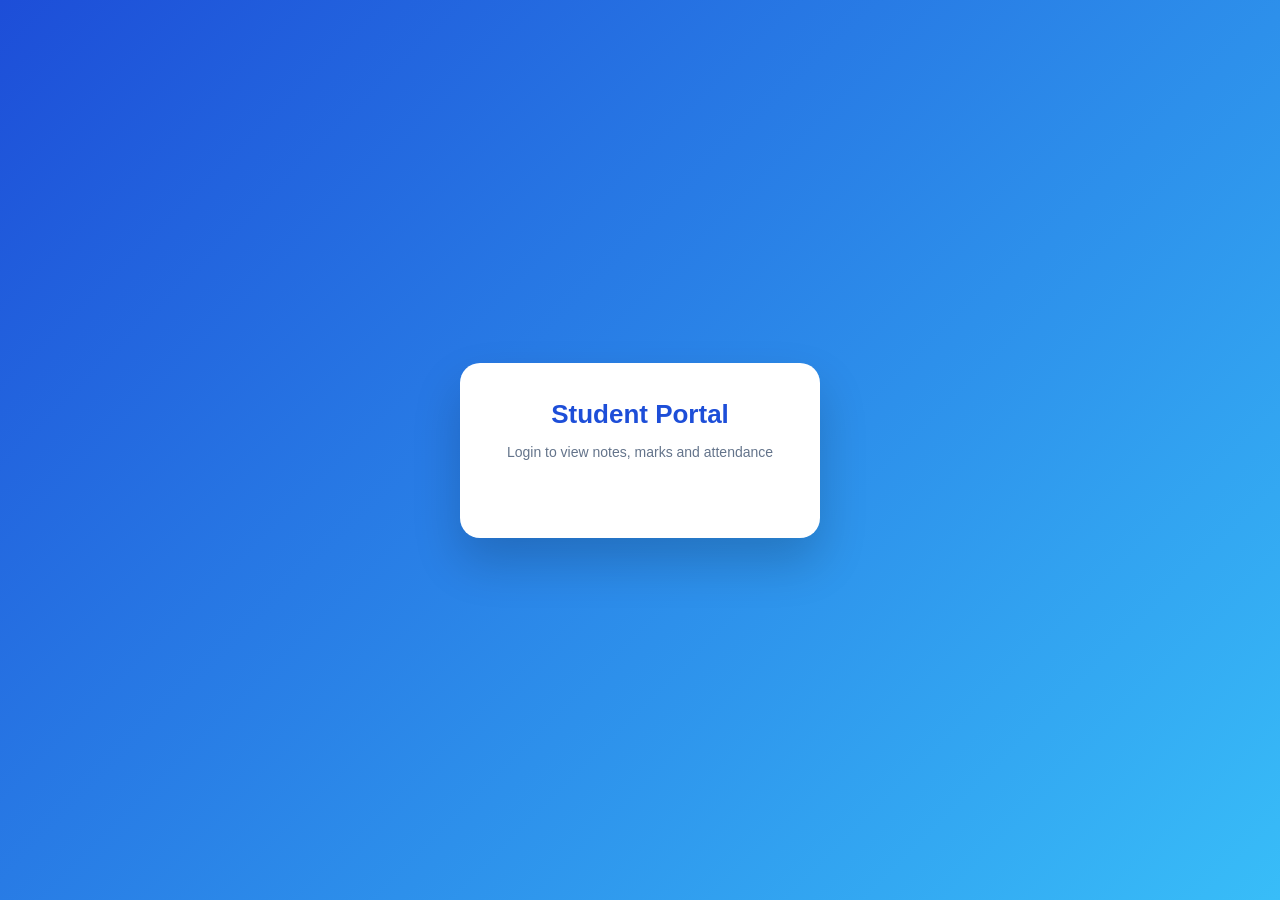
<file: index.html>
<!DOCTYPE html>
<html lang="en">
<head>
  <meta charset="UTF-8">
  <title>Student Portal</title>
  <meta name="viewport" content="width=device-width, initial-scale=1.0">
  <link rel="stylesheet" href="style.css">

  <!-- Google Identity Services -->
  <script src="https://accounts.google.com/gsi/client" onload="initGoogleSignIn()" defer></script>

  <style>
    .google-btn-wrap {
      display: flex;
      justify-content: center;
      margin: 8px 0 4px;
    }

    .roll-toggle {
      background: none;
      border: none;
      color: #2563eb;
      font-size: 13px;
      cursor: pointer;
      padding: 0;
      width: auto;
      text-decoration: underline;
      margin-top: 6px;
    }

    .roll-toggle:hover {
      color: #1d4ed8;
      background: none;
    }

    #rollSection {
      display: none;
      margin-top: 14px;
    }

    .modal {
      display: none;
      position: fixed;
      z-index: 1000;
      left: 0; top: 0;
      width: 100%; height: 100%;
      background: rgba(0,0,0,0.5);
      justify-content: center;
      align-items: center;
    }

    .modal-content {
      background: white;
      padding: 25px;
      border-radius: 12px;
      width: 300px;
      text-align: center;
      box-shadow: 0 10px 25px rgba(0,0,0,0.2);
    }

    .close-btn {
      float: right;
      cursor: pointer;
      font-size: 18px;
      font-weight: bold;
      color: #555;
    }
  </style>
</head>

<body class="login-page">

<div class="login-card">
  <h1>Student Portal</h1>
  <p class="subtitle">Login to view notes, marks and attendance</p>

  <!-- Google Sign-In Button -->
  <div class="google-btn-wrap">
    <div id="googleSignInBtn"></div>
  </div>

  <p id="loginMessage"></p>

</div>

<script src="script.js"></script>

<script>

  function initGoogleSignIn() {
    google.accounts.id.initialize({
      client_id: GOOGLE_CLIENT_ID,
      callback: handleGoogleCredential,
      auto_select: false
    });
    google.accounts.id.renderButton(
      document.getElementById("googleSignInBtn"),
      { theme: "outline", size: "large", width: 300, text: "signin_with" }
    );
  }
</script>

</body>
</html>
</file>
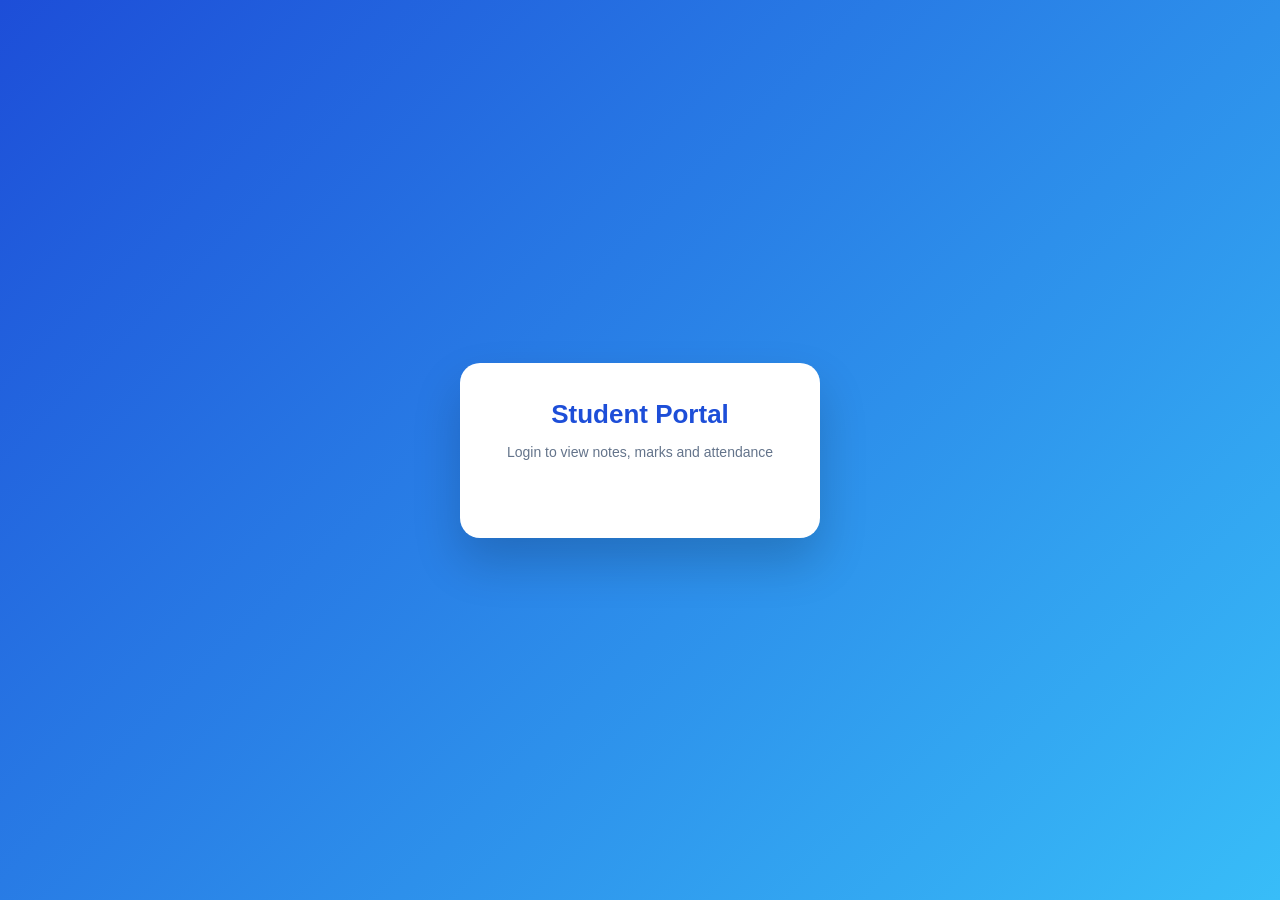
<file: dashboard.html>
<!DOCTYPE html>
<html lang="en">
<head>
  <meta charset="UTF-8">
  <title>Student Dashboard</title>
  <meta name="viewport" content="width=device-width, initial-scale=1.0">
  <link rel="stylesheet" href="style.css">
</head>

<body onload="loadDashboard()">

<header class="topbar">
  <div>
    <h2>Student Dashboard</h2>
    <p id="studentInfo">Loading student details...</p>
  </div>

<div class="header-actions">

  <button onclick="document.getElementById('quizSection').scrollIntoView({behavior:'smooth'})" class="quiz-btn">
    Quizzes
  </button>

  <button onclick="logout()" class="logout-btn">
    Logout
  </button>

</div>
</header>

<main class="container">

  <section class="section">
    <div class="section-header">
      <div class="section-icon" style="background:#eff6ff;">📚</div>
      <h3>Registered Courses</h3>
    </div>
    <div id="courseTabs" class="course-tabs">
      <p>Loading courses...</p>
    </div>
  </section>

  <!-- Mark Attendance — shown only when the instructor opens attendance in Config -->
  <section class="section" id="markAttendanceSection" style="display:none;">
    <div class="section-header">
      <div class="section-icon" style="background:#ecfdf5;">✅</div>
      <h3>Mark Attendance</h3>
    </div>
    <div class="card" style="text-align:center;">
      <p id="attSessionLabel" style="margin:0 0 14px;color:#475569;font-size:15px;"></p>
      <button id="markAttendanceBtn" onclick="markAttendance()"
        style="background:#16a34a;color:#fff;border:none;padding:14px 28px;border-radius:10px;
               font-size:16px;font-weight:700;cursor:pointer;">
        ✅ I'm Present
      </button>
      <p id="attendanceStatus" style="margin:14px 0 0;font-size:14px;font-weight:600;min-height:20px;"></p>
    </div>
  </section>

  <section class="section">
    <div class="section-header">
      <div class="section-icon" style="background:#f0fdf4;">📊</div>
      <h3 id="selectedCourseTitle">Marks & Attendance</h3>
    </div>
    <div class="two-column">
      <div>
        <p style="font-size:13px;font-weight:600;color:#64748b;margin:0 0 10px;text-transform:uppercase;letter-spacing:0.05em;">Marks</p>
        <div id="marks" class="card"><p>Loading marks...</p></div>
      </div>
      <div>
        <p style="font-size:13px;font-weight:600;color:#64748b;margin:0 0 10px;text-transform:uppercase;letter-spacing:0.05em;">Attendance</p>
        <div id="attendance" class="card"><p>Loading attendance...</p></div>
      </div>
    </div>
  </section>

  <section class="section">
    <div class="section-header">
      <div class="section-icon" style="background:#fef3c7;">📝</div>
      <h3>Class Notes</h3>
    </div>
    <div id="notes" class="grid">
      <p>Loading notes...</p>
    </div>
  </section>

  <section class="section">
    <div class="section-header">
      <div class="section-icon" style="background:#fff7ed;">📢</div>
      <h3>Announcements</h3>
    </div>
    <div id="announcements" class="grid">
      <p>Loading announcements...</p>
    </div>
  </section>

  <section class="section" id="quizSection">
    <div class="section-header">
      <div class="section-icon" style="background:#f0fdf4;">✏️</div>
      <h3>Quizzes</h3>
    </div>
    <div id="quizzes" class="grid">
      <p>Loading quizzes...</p>
    </div>
  </section>

  <section class="section">
    <div class="section-header">
      <div class="section-icon" style="background:#f8fafc;">💬</div>
      <h3>Message / Concern</h3>
    </div>
    <div class="message-box">
      <textarea
        id="studentMessage"
        placeholder="Write your concern, feedback, or message here..."
        rows="4"
      ></textarea>
      <button onclick="submitStudentMessage()" class="quiz-btn">
        Submit Message
      </button>
      <p id="messageStatus" style="margin-top:10px;font-size:13px;"></p>
    </div>
  </section>
</main>

<script src="script.js"></script>

<!-- 🔐 Password Modal -->
<div id="passwordModal" class="modal">
  <div class="modal-content">

    <span class="close-btn" onclick="closePasswordModal()">&times;</span>

    <h3>Change Password</h3>

    <input type="password" id="oldPass" placeholder="Old Password">
    <input type="password" id="newPass" placeholder="New Password">
    <input type="password" id="confirmPass" placeholder="Confirm New Password">

    <button onclick="changePassword()">Update Password</button>

    <p id="passMsg"></p>

  </div>
</div>

</body>
</html>
</file>
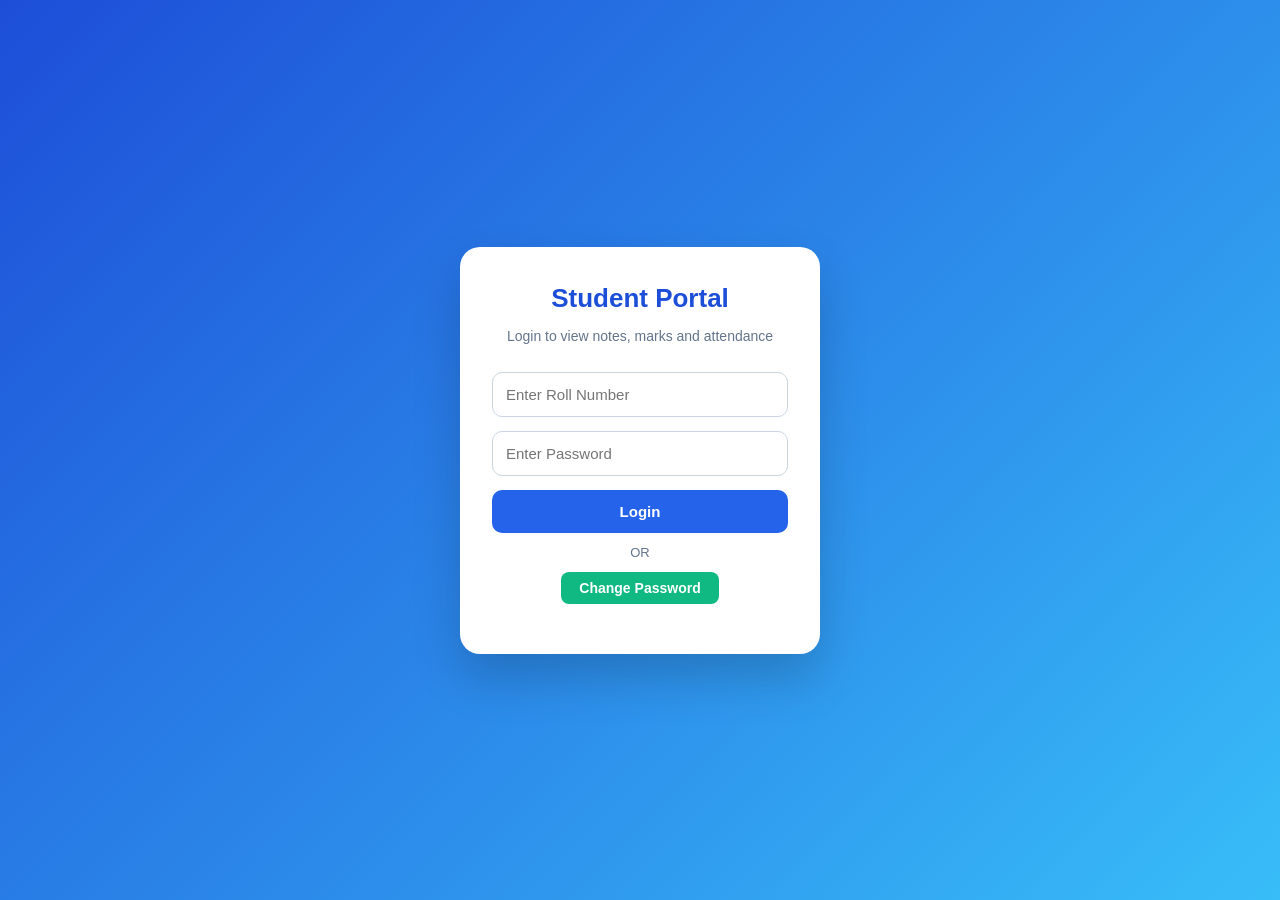
<file: index1.html>
<!DOCTYPE html>
<html lang="en">
<head>
  <meta charset="UTF-8">
  <title>Student Portal</title>
  <meta name="viewport" content="width=device-width, initial-scale=1.0">
  <link rel="stylesheet" href="style.css">

  <style>
    /* 🔹 Modal Styling */
    .modal {
      display: none;
      position: fixed;
      z-index: 1000;
      left: 0; top: 0;
      width: 100%; height: 100%;
      background: rgba(0,0,0,0.5);
      justify-content: center;
      align-items: center;
    }

    .modal-content {
      background: white;
      padding: 25px;
      border-radius: 12px;
      width: 300px;
      text-align: center;
      box-shadow: 0 10px 25px rgba(0,0,0,0.2);
    }

    .close-btn {
      float: right;
      cursor: pointer;
      font-size: 18px;
      font-weight: bold;
      color: #555;
    }
  </style>
</head>

<body class="login-page">

<div class="login-card">
  <h1>Student Portal</h1>
  <p class="subtitle">Login to view notes, marks and attendance</p>

  <input type="text" id="roll" placeholder="Enter Roll Number" required>
  <input type="password" id="password" placeholder="Enter Password" required>

  <button onclick="login()">Login</button>

  <div class="divider">OR</div>

  <button onclick="openModal()" class="quiz-btn">
    Change Password
  </button>

  <p id="loginMessage"></p>
</div>

<!-- 🔹 Proper Modal -->
<div id="changeModal" class="modal">
  <div class="modal-content">

    <span class="close-btn" onclick="closeModal()">&times;</span>

    <h3>Change Password</h3>

    <input type="text" id="rollChange" placeholder="Roll Number">
    <input type="password" id="oldPass" placeholder="Old Password">
    <input type="password" id="newPass" placeholder="New Password">

<button onclick="changePasswordFromLogin()">Update Password</button>
    <p id="changeMessage"></p>

  </div>
</div>

<script src="script.js"></script>

<script>
  function openModal() {
    document.getElementById("changeModal").style.display = "flex";
  }

  function closeModal() {
    document.getElementById("changeModal").style.display = "none";
  }

  // Optional: close when clicking outside
  window.onclick = function(e) {
    let modal = document.getElementById("changeModal");
    if (e.target === modal) {
      modal.style.display = "none";
    }
  }
</script>

</body>
</html>
</file>
<file: style.css>
* {
  box-sizing: border-box;
}

body {
  margin: 0;
  font-family: 'Segoe UI', Arial, sans-serif;
  background: #f0f4f8;
  color: #1e293b;
}

/* ================= LOGIN PAGE ================= */

.login-page {
  min-height: 100vh;
  display: flex;
  justify-content: center;
  align-items: center;
  background: linear-gradient(135deg, #1d4ed8, #38bdf8);
  padding: 16px;
}

.login-card {
  width: 360px;
  max-width: 100%;
  background: #ffffff;
  padding: 36px 32px;
  border-radius: 20px;
  box-shadow: 0 24px 48px rgba(0, 0, 0, 0.18);
  text-align: center;
}

.login-card h1 {
  margin: 0 0 6px;
  color: #1d4ed8;
  font-size: 26px;
}

.subtitle {
  color: #64748b;
  font-size: 14px;
  margin-bottom: 28px;
}

.google-btn-wrap {
  display: flex;
  justify-content: center;
  margin-bottom: 16px;
}

input {
  width: 100%;
  padding: 13px;
  margin-bottom: 14px;
  border: 1px solid #cbd5e1;
  border-radius: 10px;
  font-size: 15px;
}

input:focus {
  outline: none;
  border-color: #2563eb;
  box-shadow: 0 0 0 3px rgba(37,99,235,0.12);
}

button {
  width: 100%;
  padding: 13px;
  border: none;
  border-radius: 10px;
  background: #2563eb;
  color: #ffffff;
  font-size: 15px;
  cursor: pointer;
  font-weight: 600;
  transition: background 0.18s;
}

button:hover {
  background: #1d4ed8;
}

#loginMessage,
#passMsg {
  margin-top: 12px;
  font-size: 14px;
}

.divider {
  margin: 12px 0;
  color: #64748b;
  font-size: 13px;
}

/* ================= TOPBAR ================= */

.topbar {
  background: linear-gradient(90deg, #1d4ed8 0%, #2563eb 100%);
  color: #ffffff;
  padding: 0 28px;
  height: 64px;
  display: flex;
  justify-content: space-between;
  align-items: center;
  box-shadow: 0 2px 12px rgba(37,99,235,0.18);
  position: sticky;
  top: 0;
  z-index: 100;
}

.topbar h2 {
  margin: 0;
  font-size: 18px;
  font-weight: 700;
  letter-spacing: 0.01em;
}

.topbar p {
  margin: 2px 0 0;
  font-size: 13px;
  opacity: 0.85;
}

.header-actions {
  display: flex;
  gap: 10px;
  align-items: center;
}

.logout-btn {
  width: auto;
  background: rgba(255,255,255,0.15);
  border: 1.5px solid rgba(255,255,255,0.5);
  padding: 8px 18px;
  font-size: 14px;
  border-radius: 8px;
  color: #fff;
}

.logout-btn:hover {
  background: rgba(255,255,255,0.28);
}

.quiz-btn {
  width: auto;
  background: #10b981;
  padding: 8px 18px;
  font-size: 14px;
  border-radius: 8px;
}

.quiz-btn:hover {
  background: #059669;
}

/* ================= LAYOUT ================= */

.container {
  max-width: 1100px;
  margin: 28px auto;
  padding: 0 20px;
}

.section {
  margin-bottom: 36px;
}

.section-header {
  display: flex;
  align-items: center;
  gap: 10px;
  margin-bottom: 16px;
  border-bottom: 2px solid #e2e8f0;
  padding-bottom: 10px;
}

.section-header h3 {
  margin: 0;
  font-size: 17px;
  font-weight: 700;
  color: #0f172a;
}

.section-icon {
  width: 32px;
  height: 32px;
  border-radius: 8px;
  display: flex;
  align-items: center;
  justify-content: center;
  font-size: 16px;
  flex-shrink: 0;
}

.two-column {
  display: grid;
  grid-template-columns: 1fr 1fr;
  gap: 20px;
}

.grid {
  display: grid;
  grid-template-columns: repeat(auto-fill, minmax(270px, 1fr));
  gap: 16px;
}

/* ================= CARDS ================= */

.card {
  background: #ffffff;
  padding: 20px;
  border-radius: 14px;
  box-shadow: 0 2px 12px rgba(0,0,0,0.07);
  border: 1px solid #e8edf3;
  transition: box-shadow 0.18s, transform 0.18s;
}

.card:hover {
  box-shadow: 0 6px 24px rgba(0,0,0,0.11);
  transform: translateY(-2px);
}

.card h4 {
  margin: 0 0 8px;
  color: #1d4ed8;
  font-size: 15px;
  font-weight: 700;
  line-height: 1.4;
}

.card p {
  margin: 0 0 6px;
  font-size: 14px;
  color: #475569;
  line-height: 1.5;
}

.card a {
  display: inline-flex;
  align-items: center;
  gap: 6px;
  margin-top: 12px;
  color: #ffffff;
  background: #2563eb;
  padding: 8px 14px;
  border-radius: 8px;
  text-decoration: none;
  font-size: 13px;
  font-weight: 600;
  transition: background 0.15s;
}

.card a:hover {
  background: #1d4ed8;
}

.date {
  color: #94a3b8;
  font-size: 12px;
  font-weight: 500;
  display: flex;
  align-items: center;
  gap: 4px;
}

/* ================= NOTES CARDS ================= */

.note-card {
  background: #ffffff;
  border-radius: 14px;
  box-shadow: 0 2px 12px rgba(0,0,0,0.07);
  border: 1px solid #e8edf3;
  overflow: hidden;
  transition: box-shadow 0.18s, transform 0.18s;
  text-decoration: none;
  color: inherit;
  display: block;
  cursor: pointer;
}

.note-card:hover {
  box-shadow: 0 6px 24px rgba(0,0,0,0.11);
  transform: translateY(-2px);
}

.note-card-accent {
  height: 4px;
  background: linear-gradient(90deg, #2563eb, #38bdf8);
}

.note-card-body {
  padding: 16px 18px 18px;
}

.note-card-body h4 {
  margin: 0 0 6px;
  font-size: 15px;
  font-weight: 700;
  color: #0f172a;
  line-height: 1.4;
}

.note-card-body p {
  margin: 0 0 10px;
  font-size: 13px;
  color: #64748b;
  line-height: 1.5;
}

.note-card-body a {
  display: inline-flex;
  align-items: center;
  gap: 6px;
  color: #ffffff;
  background: #2563eb;
  padding: 7px 13px;
  border-radius: 7px;
  text-decoration: none;
  font-size: 13px;
  font-weight: 600;
  transition: background 0.15s;
}

.note-card-body a:hover {
  background: #1d4ed8;
}

/* ================= ANNOUNCEMENT CARDS ================= */

.ann-card {
  background: #ffffff;
  border-radius: 14px;
  box-shadow: 0 2px 12px rgba(0,0,0,0.07);
  border-left: 4px solid #f59e0b;
  padding: 16px 18px;
  transition: box-shadow 0.18s, transform 0.18s;
}

.ann-card:hover {
  box-shadow: 0 6px 24px rgba(0,0,0,0.11);
  transform: translateY(-2px);
}

.ann-card h4 {
  margin: 0 0 6px;
  font-size: 15px;
  font-weight: 700;
  color: #0f172a;
}

.ann-card p {
  margin: 0 0 8px;
  font-size: 13px;
  color: #475569;
  line-height: 1.5;
}

.ann-card a {
  display: inline-flex;
  align-items: center;
  gap: 5px;
  color: #d97706;
  font-size: 13px;
  font-weight: 600;
  text-decoration: none;
}

.ann-card a:hover {
  color: #b45309;
}

/* ================= QUIZ CARDS ================= */

.quiz-card {
  background: #ffffff;
  border-radius: 14px;
  box-shadow: 0 2px 12px rgba(0,0,0,0.07);
  border: 1px solid #e8edf3;
  padding: 18px;
  display: flex;
  flex-direction: column;
  gap: 10px;
  transition: box-shadow 0.18s, transform 0.18s;
}

.quiz-card:hover {
  box-shadow: 0 6px 24px rgba(0,0,0,0.11);
  transform: translateY(-2px);
}

.quiz-card-header {
  display: flex;
  justify-content: space-between;
  align-items: flex-start;
  gap: 10px;
}

.quiz-card-title {
  font-size: 15px;
  font-weight: 700;
  color: #0f172a;
  flex: 1;
  line-height: 1.4;
}

.status-badge {
  padding: 3px 10px;
  border-radius: 20px;
  font-size: 11px;
  font-weight: 700;
  letter-spacing: 0.04em;
  white-space: nowrap;
  text-transform: uppercase;
}

.quiz-meta {
  display: flex;
  flex-direction: column;
  gap: 4px;
}

.quiz-meta-row {
  font-size: 12px;
  color: #64748b;
  display: flex;
  align-items: center;
  gap: 5px;
}

.quiz-start-btn {
  width: 100%;
  padding: 9px;
  border-radius: 9px;
  font-size: 14px;
  font-weight: 600;
  border: none;
  cursor: pointer;
  background: #2563eb;
  color: #fff;
  transition: background 0.15s;
  margin-top: 4px;
}

.quiz-start-btn:hover {
  background: #1d4ed8;
}

.quiz-start-btn:disabled {
  background: #e2e8f0;
  color: #94a3b8;
  cursor: not-allowed;
}

/* ================= MARKS & ATTENDANCE ================= */

.stat-table {
  width: 100%;
  border-collapse: collapse;
}

.stat-table tr {
  border-bottom: 1px solid #f1f5f9;
}

.stat-table tr:last-child {
  border-bottom: none;
}

.stat-table td {
  padding: 10px 8px;
  font-size: 14px;
}

.stat-table td:first-child {
  font-weight: 600;
  color: #334155;
  width: 55%;
}

.stat-table td:last-child {
  color: #1d4ed8;
  font-weight: 700;
  text-align: right;
}

/* ================= COURSE TABS ================= */

.course-tabs {
  display: flex;
  gap: 10px;
  flex-wrap: wrap;
}

.course-btn {
  width: auto;
  padding: 9px 20px;
  background: #ffffff;
  color: #334155;
  border: 1.5px solid #cbd5e1;
  border-radius: 20px;
  font-size: 14px;
  font-weight: 600;
  transition: all 0.15s;
}

.course-btn:hover {
  border-color: #2563eb;
  color: #2563eb;
  background: #eff6ff;
}

.active-course {
  background: #2563eb !important;
  color: #ffffff !important;
  border-color: #2563eb !important;
}

/* ================= MESSAGE BOX ================= */

.message-box {
  background: #ffffff;
  border-radius: 14px;
  box-shadow: 0 2px 12px rgba(0,0,0,0.07);
  border: 1px solid #e8edf3;
  padding: 20px;
}

.message-box textarea {
  width: 100%;
  padding: 13px;
  border: 1.5px solid #e2e8f0;
  border-radius: 10px;
  font-size: 14px;
  font-family: inherit;
  resize: vertical;
  color: #1e293b;
  transition: border-color 0.15s;
}

.message-box textarea:focus {
  outline: none;
  border-color: #2563eb;
  box-shadow: 0 0 0 3px rgba(37,99,235,0.1);
}

.message-box button {
  width: auto;
  margin-top: 12px;
  padding: 10px 22px;
  font-size: 14px;
  border-radius: 9px;
}

/* ================= MODAL ================= */

.modal {
  display: none;
  position: fixed;
  z-index: 1000;
  inset: 0;
  background: rgba(0, 0, 0, 0.45);
  justify-content: center;
  align-items: center;
  padding: 16px;
}

.modal-content {
  width: 340px;
  max-width: 100%;
  background: #ffffff;
  padding: 28px;
  border-radius: 16px;
  position: relative;
  text-align: center;
  box-shadow: 0 20px 40px rgba(0, 0, 0, 0.18);
  animation: fadeIn 0.22s ease;
}

.modal-content h3 {
  margin-top: 0;
  color: #0f172a;
}

.close-btn {
  position: absolute;
  right: 14px;
  top: 10px;
  font-size: 22px;
  cursor: pointer;
  color: #94a3b8;
  line-height: 1;
}

.close-btn:hover {
  color: #0f172a;
}

.modal-content input {
  margin: 7px 0;
  padding: 11px;
}

.modal-content button {
  margin-top: 10px;
  padding: 11px;
}

/* ================= MOBILE ================= */

@media (max-width: 700px) {
  .two-column {
    grid-template-columns: 1fr;
  }

  .topbar {
    height: auto;
    padding: 14px 16px;
    flex-direction: column;
    align-items: flex-start;
    gap: 10px;
  }

  .header-actions {
    width: 100%;
  }

  .logout-btn {
    width: 100%;
  }

  .login-card {
    width: 100%;
  }

  .container {
    padding: 0 12px;
  }
}

/* ================= ANIMATION ================= */

@keyframes fadeIn {
  from { transform: scale(0.93); opacity: 0; }
  to   { transform: scale(1);    opacity: 1; }
}
</file>
